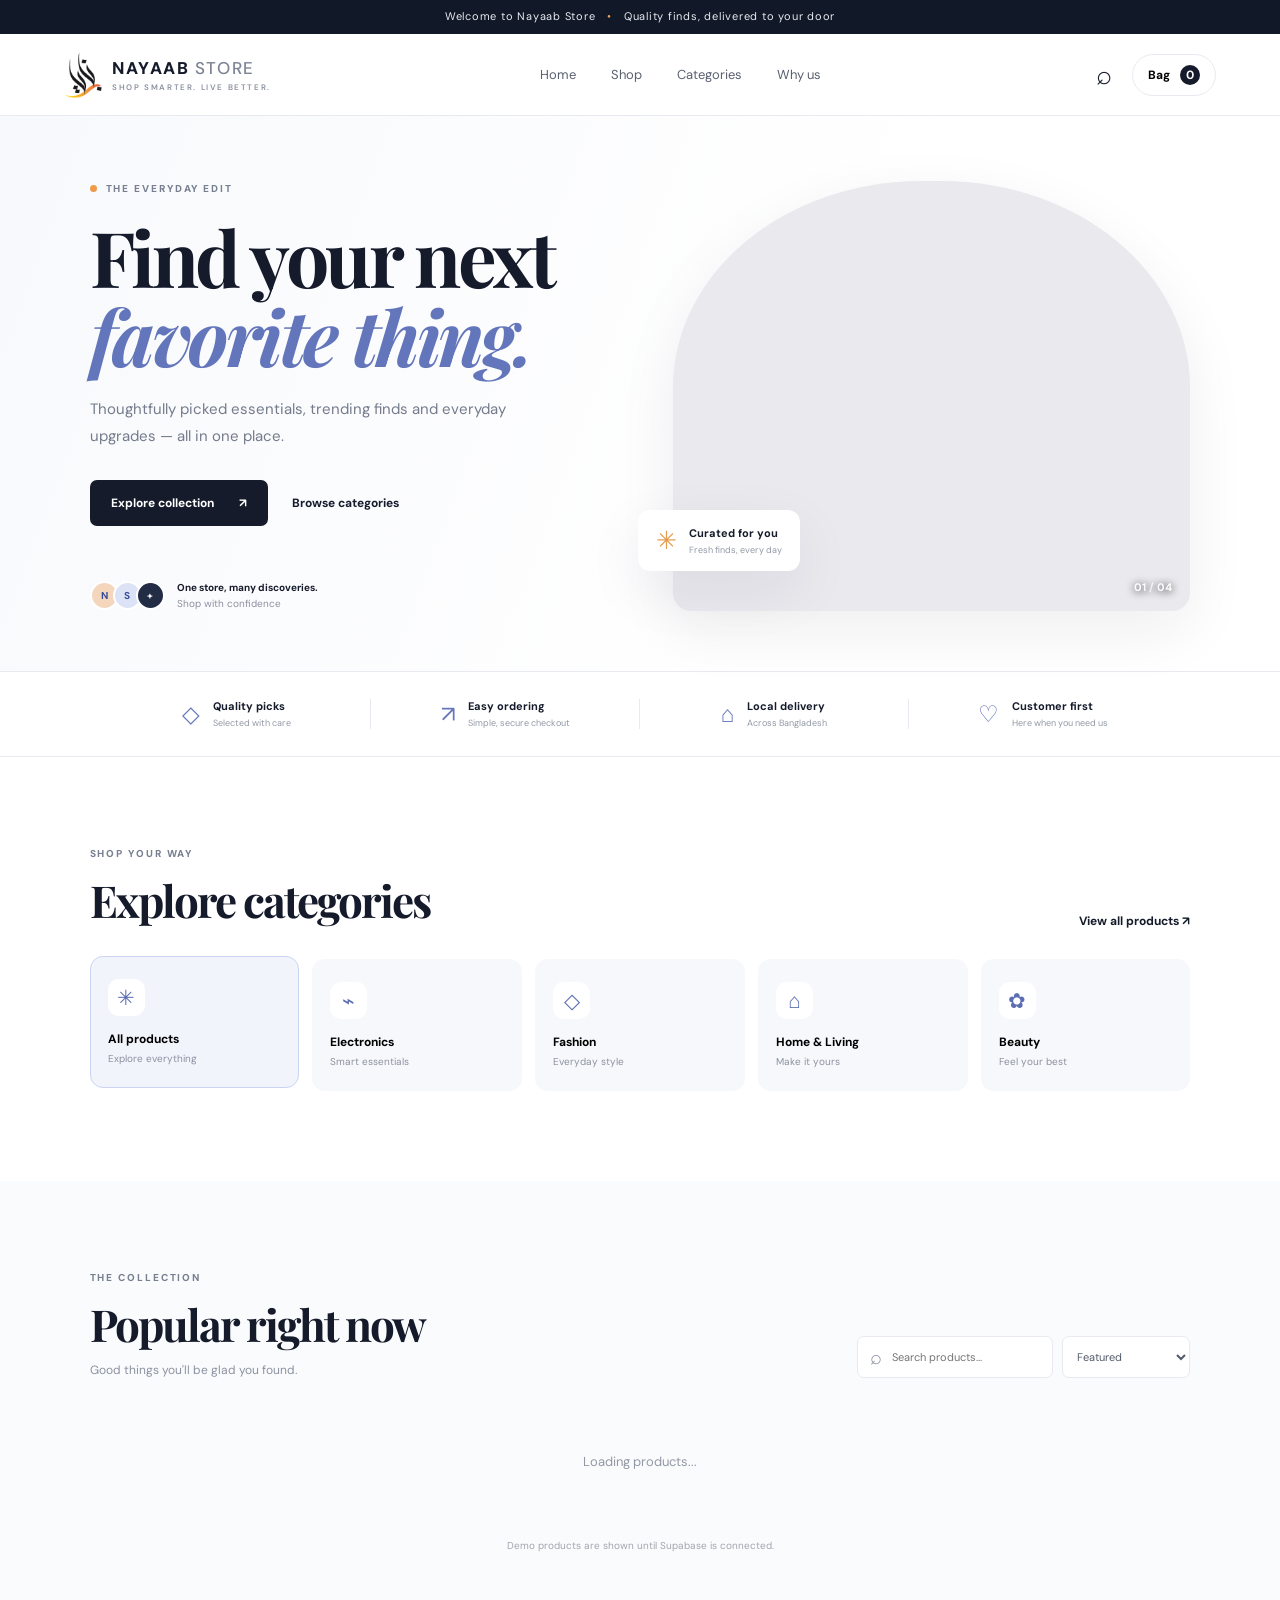
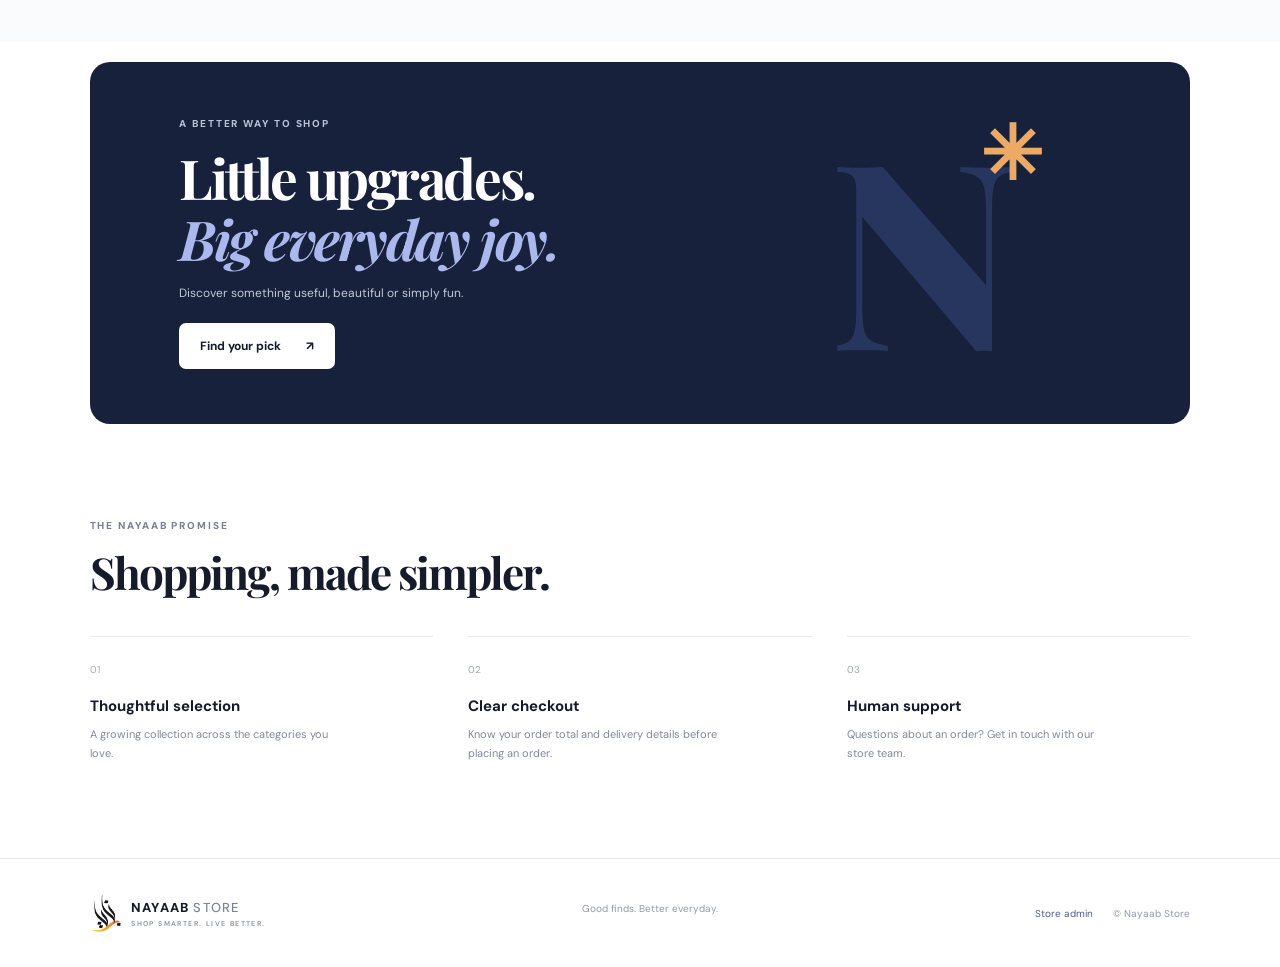
<file: index.html>
<!doctype html>
<html lang="en">
<head>
  <meta charset="utf-8"><meta name="viewport" content="width=device-width,initial-scale=1">
  <meta name="theme-color" content="#101828"><meta name="description" content="Shop quality products across categories at Nayaab Store.">
  <title>Nayaab Store — Shop Smarter</title><link rel="preconnect" href="https://fonts.googleapis.com"><link rel="preconnect" href="https://fonts.gstatic.com" crossorigin><link href="https://fonts.googleapis.com/css2?family=DM+Sans:wght@400;500;600;700;800&family=Playfair+Display:wght@700;800&display=swap" rel="stylesheet">
  <link rel="icon" type="image/png" href="assets/favicon.png">
  <link rel="stylesheet" href="css/style.css">
</head>
<body>
  <div class="announcement">Welcome to Nayaab Store <span>•</span> Quality finds, delivered to your door</div>
  <header class="site-header"><a class="brand" href="index.html"><img class="brand-mark-img" src="assets/logo-mark.png" alt="Nayaab logo" height="46"><span>NAYAAB<span class="brand-light"> STORE</span><small>SHOP SMARTER. LIVE BETTER.</small></span></a>
    <nav class="desktop-nav"><a href="#home">Home</a><a href="#shop">Shop</a><a href="#categories">Categories</a><a href="#why-us">Why us</a></nav>
    <div class="header-actions"><button class="icon-btn search-toggle" aria-label="Search" id="searchToggle">⌕</button><button class="cart-btn" id="cartOpen" aria-label="Open cart">Bag <span id="cartCount">0</span></button><button class="menu-toggle" id="menuToggle" aria-label="Open menu">☰</button></div>
  </header>
  <div class="mobile-nav" id="mobileNav"><a href="#home">Home</a><a href="#shop">Shop</a><a href="#categories">Categories</a><a href="#why-us">Why us</a></div>
  <main>
    <section class="hero" id="home"><div class="hero-copy"><span class="eyebrow"><i></i> THE EVERYDAY EDIT</span><h1>Find your next<br><em>favorite thing.</em></h1><p>Thoughtfully picked essentials, trending finds and everyday upgrades — all in one place.</p><div class="hero-actions"><a class="btn btn-dark" href="#shop">Explore collection <span>↗</span></a><a class="text-link" href="#categories">Browse categories</a></div><div class="hero-note"><div class="avatar-stack"><b>N</b><b>S</b><b>+</b></div><span><strong>One store, many discoveries.</strong><small>Shop with confidence</small></span></div></div><div class="hero-art"><div class="hero-image" role="img" aria-label="Curated lifestyle shopping collection"></div><div class="floating-card"><span class="sparkle">✳</span><span><b>Curated for you</b><small>Fresh finds, every day</small></span></div><div class="hero-index">01 <span>/</span> 04</div></div></section>
    <section class="benefits"><div><span>◇</span><p><b>Quality picks</b><small>Selected with care</small></p></div><div><span>↗</span><p><b>Easy ordering</b><small>Simple, secure checkout</small></p></div><div><span>⌂</span><p><b>Local delivery</b><small>Across Bangladesh</small></p></div><div><span>♡</span><p><b>Customer first</b><small>Here when you need us</small></p></div></section>
    <section class="section categories-section" id="categories"><div class="section-heading"><div><span class="eyebrow">SHOP YOUR WAY</span><h2>Explore categories</h2></div><a class="text-link" href="#shop">View all products ↗</a></div><div class="category-grid" id="categoryGrid"><button class="category-card active" data-category="all"><span class="category-icon">✳</span><b>All products</b><small>Explore everything</small></button><button class="category-card" data-category="Electronics"><span class="category-icon">⌁</span><b>Electronics</b><small>Smart essentials</small></button><button class="category-card" data-category="Fashion"><span class="category-icon">◇</span><b>Fashion</b><small>Everyday style</small></button><button class="category-card" data-category="Home & Living"><span class="category-icon">⌂</span><b>Home & Living</b><small>Make it yours</small></button><button class="category-card" data-category="Beauty"><span class="category-icon">✿</span><b>Beauty</b><small>Feel your best</small></button></div></section>
    <section class="section shop-section" id="shop"><div class="section-heading"><div><span class="eyebrow">THE COLLECTION</span><h2>Popular right now</h2><p class="section-subtitle">Good things you'll be glad you found.</p></div><div class="shop-tools"><label class="search-box"><span>⌕</span><input id="productSearch" type="search" placeholder="Search products..." aria-label="Search products"></label><select id="sortProducts" aria-label="Sort products"><option value="featured">Featured</option><option value="low">Price: low to high</option><option value="high">Price: high to low</option><option value="name">Name: A–Z</option></select></div></div><div class="product-grid" id="productGrid"><div class="loading-state">Loading products...</div></div><p class="demo-note" id="demoNote">Demo products are shown until Supabase is connected.</p></section>
    <section class="promo"><div><span class="eyebrow">A BETTER WAY TO SHOP</span><h2>Little upgrades.<br><em>Big everyday joy.</em></h2><p>Discover something useful, beautiful or simply fun.</p><a class="btn btn-light" href="#shop">Find your pick <span>↗</span></a></div><div class="promo-art" aria-hidden="true">N<span>✳</span></div></section>
    <section class="section why-section" id="why-us"><div class="section-heading"><div><span class="eyebrow">THE NAYAAB PROMISE</span><h2>Shopping, made simpler.</h2></div></div><div class="why-grid"><article><span>01</span><h3>Thoughtful selection</h3><p>A growing collection across the categories you love.</p></article><article><span>02</span><h3>Clear checkout</h3><p>Know your order total and delivery details before placing an order.</p></article><article><span>03</span><h3>Human support</h3><p>Questions about an order? Get in touch with our store team.</p></article></div></section>
  </main>
  <footer class="footer"><a class="brand brand-footer" href="#home"><img class="brand-mark-img" src="assets/logo-mark.png" alt="Nayaab logo" height="46"><span>NAYAAB<span class="brand-light"> STORE</span><small>SHOP SMARTER. LIVE BETTER.</small></span></a><p>Good finds. Better everyday.</p><div><a href="admin/login.html">Store admin</a><span>© <span id="year"></span> Nayaab Store</span></div></footer>
  <div class="overlay" id="overlay"></div><aside class="cart-drawer" id="cartDrawer" aria-label="Shopping cart" aria-hidden="true"><div class="drawer-head"><div><span class="eyebrow">YOUR SELECTION</span><h2>Your bag <span id="drawerCount">(0)</span></h2></div><button class="close-btn" id="cartClose" aria-label="Close cart">×</button></div><div class="cart-items" id="cartItems"></div><div class="cart-bottom"><div class="subtotal"><span>Subtotal</span><b id="cartSubtotal">৳0</b></div><p>Delivery charge is calculated at checkout.</p><button class="btn btn-dark full-btn" id="checkoutBtn">Continue to checkout <span>→</span></button></div></aside>
  <dialog class="checkout-dialog" id="checkoutDialog"><div class="dialog-head"><div><span class="eyebrow">ALMOST YOURS</span><h2>Checkout</h2></div><button class="close-btn" id="checkoutClose">×</button></div><form id="checkoutForm"><div class="form-grid"><label>Full name<input name="name" required maxlength="100" autocomplete="name" placeholder="Your name"></label><label>Phone number<input name="phone" required inputmode="tel" maxlength="20" autocomplete="tel" placeholder="01XXXXXXXXX"></label><label class="span-2">Full delivery address<textarea name="address" required maxlength="500" rows="3" autocomplete="street-address" placeholder="House, road, area, district"></textarea></label><label>District<input name="district" required maxlength="80" placeholder="e.g. Dhaka"></label><label>Payment method<select name="payment_method" id="paymentMethod"><option value="cod">Cash on Delivery</option><option value="bkash">bKash (manual verification)</option></select></label><label class="span-2" id="bkashField" hidden>bKash transaction ID<input name="bkash_trx_id" maxlength="50" placeholder="Enter your bKash TrxID"><small>Send payment to the merchant number shown below, then enter the TrxID.</small><div class="merchant-number" id="merchantNumber">Merchant number: Configure in js/config.js</div></label><label class="span-2">Order note (optional)<textarea name="note" maxlength="500" rows="2" placeholder="Delivery instructions"></textarea></label></div><div class="checkout-total"><span>Estimated total</span><b id="checkoutTotal">৳0</b></div><p class="form-message" id="checkoutMessage" role="status"></p><button class="btn btn-dark full-btn" type="submit" id="placeOrderBtn">Place order <span>→</span></button><small class="privacy-note">Your information is used only to process this order.</small></form></dialog>
  <div class="toast" id="toast" role="status"></div>
  <script type="module" src="js/store.js"></script>
</body></html>
</file>
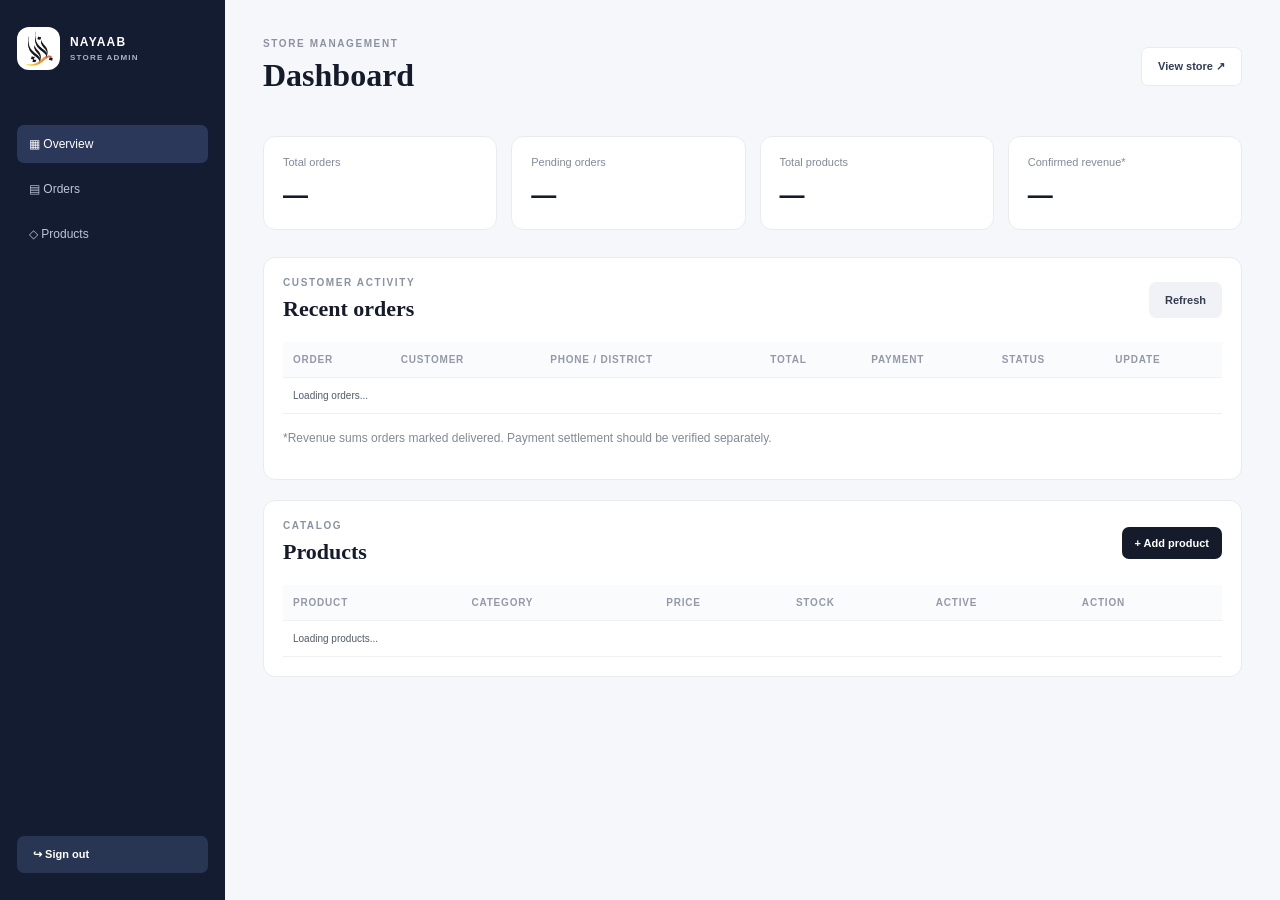
<file: admin/index.html>
<!doctype html><html lang="en"><head><meta charset="utf-8"><meta name="viewport" content="width=device-width,initial-scale=1"><title>Admin Dashboard — Nayaab Store</title><link rel="icon" type="image/png" href="../assets/favicon.png"><link rel="stylesheet" href="../css/admin.css"></head><body><div class="admin-shell"><aside class="sidebar"><a class="admin-brand" href="../index.html"><span class="admin-logo"><img src="../assets/logo-mark.png" alt="" height="34"></span><span>NAYAAB<br><small>STORE ADMIN</small></span></a><nav><a class="selected" href="#overview">▦ Overview</a><a href="#orders">▤ Orders</a><a href="#products">◇ Products</a></nav><button id="logoutButton" class="logout">↪ Sign out</button></aside><main class="admin-main"><header class="admin-top"><div><p class="eyebrow">STORE MANAGEMENT</p><h1>Dashboard</h1></div><a class="view-store" href="../index.html" target="_blank" rel="noopener">View store ↗</a></header><div id="adminMessage" class="message"></div><section class="stats"><article><span>Total orders</span><b id="totalOrders">—</b></article><article><span>Pending orders</span><b id="pendingOrders">—</b></article><article><span>Total products</span><b id="totalProducts">—</b></article><article><span>Confirmed revenue*</span><b id="totalRevenue">—</b></article></section><section class="panel" id="orders"><div class="panel-head"><div><p class="eyebrow">CUSTOMER ACTIVITY</p><h2>Recent orders</h2></div><button class="secondary" id="refreshOrders">Refresh</button></div><div class="table-wrap"><table><thead><tr><th>Order</th><th>Customer</th><th>Phone / District</th><th>Total</th><th>Payment</th><th>Status</th><th>Update</th></tr></thead><tbody id="ordersBody"><tr><td colspan="7">Loading orders...</td></tr></tbody></table></div><p class="hint">*Revenue sums orders marked delivered. Payment settlement should be verified separately.</p></section><section class="panel" id="products"><div class="panel-head"><div><p class="eyebrow">CATALOG</p><h2>Products</h2></div><button class="primary compact" id="addProduct">+ Add product</button></div><div class="table-wrap"><table><thead><tr><th>Product</th><th>Category</th><th>Price</th><th>Stock</th><th>Active</th><th>Action</th></tr></thead><tbody id="productsBody"><tr><td colspan="6">Loading products...</td></tr></tbody></table></div></section></main></div><dialog id="productDialog" class="product-dialog"><form id="productForm"><div class="panel-head"><h2 id="productDialogTitle">Add product</h2><button type="button" class="secondary" id="closeProductDialog">Close</button></div><input type="hidden" name="id"><label>Product name<input name="name" required maxlength="160"></label><label>Category<input name="category" required maxlength="80" placeholder="Electronics, Fashion, Home & Living..."></label><label>Description<textarea name="description" rows="3" maxlength="2000"></textarea></label><div class="two"><label>Price (BDT)<input name="price" type="number" min="0" step="0.01" required></label><label>Compare at price<input name="compare_at_price" type="number" min="0" step="0.01"></label></div><div class="two"><label>Stock<input name="stock" type="number" min="0" step="1" required></label><label>Image URL<input name="image_url" type="url" placeholder="https://..."></label></div><label class="check"><input name="is_active" type="checkbox" checked> Active and visible in store</label><label class="check"><input name="is_featured" type="checkbox"> Featured product</label><p class="message" id="productMessage"></p><button class="primary" type="submit" id="saveProduct">Save product</button></form></dialog><script type="module" src="../js/admin.js"></script></body></html>
</file>
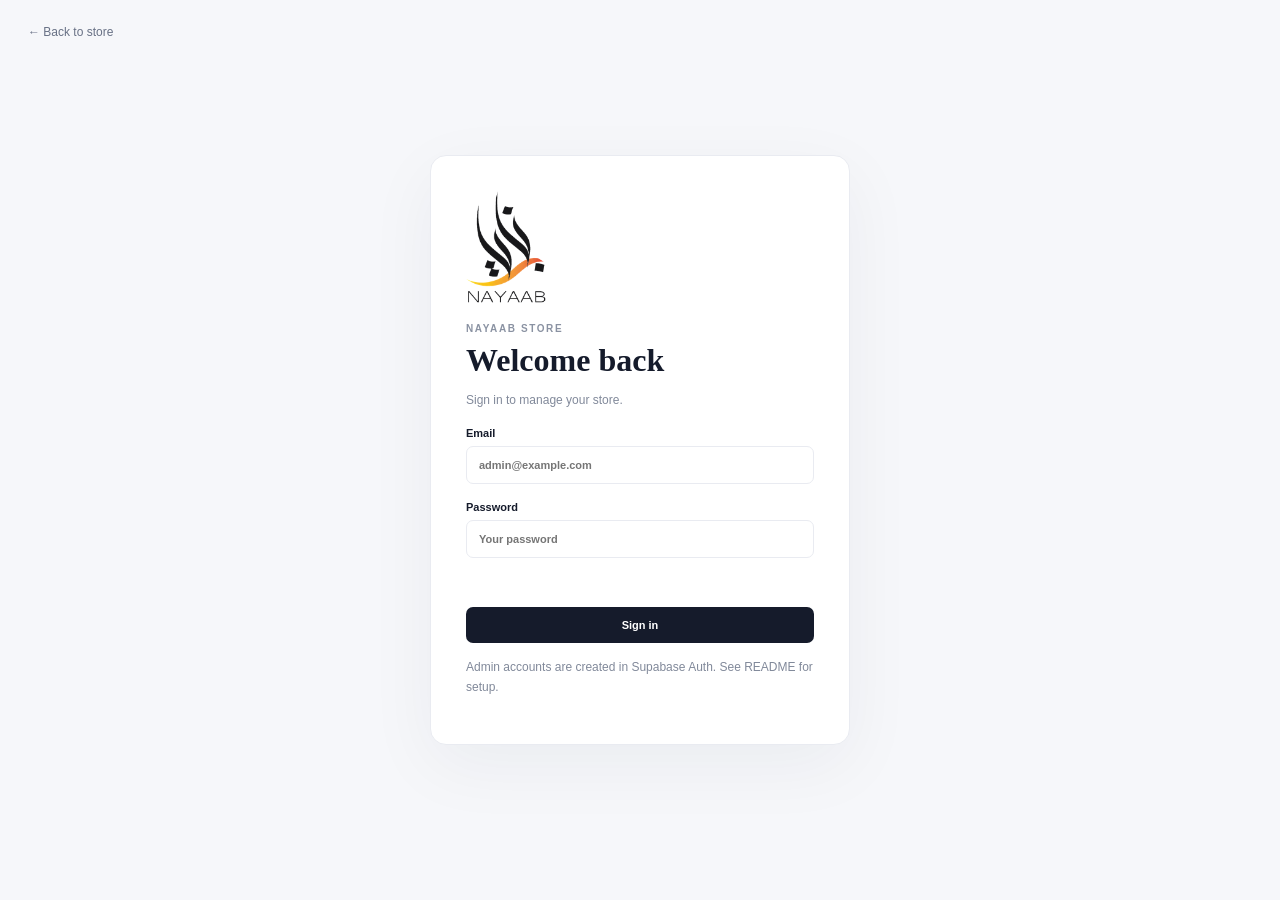
<file: admin/login.html>
<!doctype html><html lang="en"><head><meta charset="utf-8"><meta name="viewport" content="width=device-width,initial-scale=1"><title>Admin Login — Nayaab Store</title><link rel="icon" type="image/png" href="../assets/favicon.png"><link rel="stylesheet" href="../css/admin.css"></head><body><main class="login-wrap"><a href="../index.html" class="back-link">← Back to store</a><section class="login-card"><img class="login-logo" src="../assets/logo.png" alt="Nayaab" height="112"><p class="eyebrow">NAYAAB STORE</p><h1>Welcome back</h1><p class="muted">Sign in to manage your store.</p><form id="loginForm"><label>Email<input name="email" type="email" required autocomplete="username" placeholder="admin@example.com"></label><label>Password<input name="password" type="password" required autocomplete="current-password" placeholder="Your password"></label><p class="message" id="loginMessage"></p><button class="primary" type="submit" id="loginButton">Sign in</button></form><p class="hint">Admin accounts are created in Supabase Auth. See README for setup.</p></section></main><script type="module" src="../js/admin-login.js"></script></body></html>
</file>
<file: css/style.css>
:root{--ink:#151b2b;--muted:#747b89;--line:#e9eaf0;--paper:#fff;--soft:#f6f7fa;--blue:#3458d4;--orange:#ef9b4b;--radius:18px;--shadow:0 20px 60px #17213b12}*{box-sizing:border-box}html{scroll-behavior:smooth;scroll-padding-top:90px}body{margin:0;color:var(--ink);background:#fff;font-family:'DM Sans',sans-serif;-webkit-font-smoothing:antialiased}a{color:inherit;text-decoration:none}button,input,select,textarea{font:inherit}button{cursor:pointer}.announcement{height:34px;background:#111827;color:#e7eaf2;text-align:center;font-size:11px;letter-spacing:.07em;padding:9px}.announcement span{color:#f3a45d;margin:0 8px}.site-header{height:82px;padding:0 max(5vw,24px);display:flex;align-items:center;justify-content:space-between;border-bottom:1px solid var(--line);background:#ffffffed;position:sticky;top:0;z-index:20;backdrop-filter:blur(16px)}.brand{display:flex;align-items:center;gap:10px;font-size:17px;font-weight:800;letter-spacing:.09em}.brand-mark{width:38px;height:38px;border-radius:12px;background:var(--ink);color:white;display:grid;place-items:center;font-family:'Playfair Display';font-size:24px}.brand-light{font-weight:500;color:#7c8494}.brand small{display:block;font-size:8px;letter-spacing:.2em;color:#8b91a0;font-weight:600;margin-top:3px}.desktop-nav{display:flex;gap:35px;font-size:13px;color:#596071}.desktop-nav a:hover,.text-link:hover{color:var(--blue)}.header-actions{display:flex;align-items:center;gap:14px}.icon-btn,.menu-toggle{border:0;background:none;font-size:27px;color:var(--ink)}.cart-btn{border:1px solid var(--line);background:#fff;border-radius:30px;padding:10px 15px;font-size:12px;font-weight:700}.cart-btn span{display:inline-grid;place-items:center;background:var(--ink);color:#fff;border-radius:50%;width:20px;height:20px;margin-left:7px}.menu-toggle,.mobile-nav{display:none}.hero{display:grid;grid-template-columns:1fr 1fr;min-height:555px;padding:60px max(7vw,28px) 55px;gap:6%;align-items:center;background:linear-gradient(110deg,#f8f9fc 0%,#fff 65%)}.hero-copy{max-width:550px}.eyebrow{font-size:10px;letter-spacing:.19em;font-weight:800;color:#777f91;display:flex;align-items:center;gap:9px}.eyebrow i{width:7px;height:7px;border-radius:50%;background:var(--orange)}h1,h2,h3,p{margin-top:0}h1,h2{font-family:'Playfair Display',serif;letter-spacing:-.045em}h1{font-size:clamp(48px,6vw,78px);line-height:1.02;margin:22px 0}.hero h1 em,.promo h2 em{font-weight:700;color:#6376bb}.hero-copy>p{max-width:420px;color:#737b8c;font-size:15px;line-height:1.8}.hero-actions{display:flex;align-items:center;gap:24px;margin-top:30px}.btn{display:inline-flex;justify-content:center;align-items:center;gap:25px;border:0;border-radius:7px;padding:15px 21px;font-size:12px;font-weight:700;transition:transform .2s,background .2s}.btn:hover{transform:translateY(-2px)}.btn-dark{background:var(--ink);color:#fff}.btn-dark:hover{background:#2d3b65}.btn-light{background:#fff;color:var(--ink)}.text-link{font-size:12px;font-weight:700}.hero-note{display:flex;align-items:center;gap:12px;margin-top:55px}.avatar-stack{display:flex}.avatar-stack b{width:29px;height:29px;border:2px solid #fff;border-radius:50%;display:grid;place-items:center;background:#dce3f7;color:#344b9a;font-size:10px;margin-left:-6px}.avatar-stack b:first-child{margin:0;background:#f4d6bd}.avatar-stack b:last-child{background:#222c44;color:#fff}.hero-note strong,.hero-note small{display:block;font-size:10px}.hero-note small{color:#8a90a0;margin-top:3px}.hero-art{height:430px;position:relative}.hero-image{height:100%;width:100%;border-radius:48% 48% 18px 18px;background:#e9e9ee url('https://images.unsplash.com/photo-1490481651871-ab68de25d43d?auto=format&fit=crop&w=1200&q=85') center/cover;box-shadow:var(--shadow)}.floating-card{position:absolute;left:-35px;bottom:40px;background:#fff;padding:14px 18px;border-radius:12px;box-shadow:var(--shadow);display:flex;align-items:center;gap:12px}.sparkle{font-size:25px;color:#e59b4d}.floating-card b,.floating-card small{display:block;font-size:11px}.floating-card small{color:#9298a5;margin-top:4px;font-size:9px}.hero-index{position:absolute;right:18px;bottom:17px;color:#fff;font-size:11px;font-weight:700;text-shadow:0 1px 8px #000}.hero-index span{opacity:.65}.benefits{padding:27px 8%;display:grid;grid-template-columns:repeat(4,1fr);border-bottom:1px solid var(--line);border-top:1px solid var(--line)}.benefits>div{display:flex;align-items:center;gap:13px;justify-content:center;border-right:1px solid var(--line)}.benefits>div:last-child{border:0}.benefits>div>span{font-size:23px;color:#6476bb}.benefits p{margin:0}.benefits b,.benefits small{display:block;font-size:11px}.benefits small{color:#9298a5;font-size:9px;margin-top:4px}.section{padding:90px max(7vw,28px)}.section-heading{display:flex;justify-content:space-between;align-items:end;margin-bottom:30px}.section-heading h2{font-size:clamp(32px,4vw,44px);margin:10px 0 0}.category-grid{display:grid;grid-template-columns:repeat(5,1fr);gap:13px}.category-card{background:#f7f8fb;border:1px solid transparent;border-radius:13px;padding:22px 17px;text-align:left;min-height:130px;transition:.2s}.category-card:hover,.category-card.active{border-color:#cbd4f4;background:#f2f4fc;transform:translateY(-3px)}.category-icon{display:grid;place-items:center;width:37px;height:37px;border-radius:11px;background:#fff;color:#5b6eb3;font-size:21px;margin-bottom:15px}.category-card b,.category-card small{display:block;font-size:12px}.category-card small{color:#8b91a0;font-size:10px;margin-top:5px}.shop-section{background:#fafbfc}.section-subtitle{font-size:12px;color:#8a91a0;margin:9px 0 0}.shop-tools{display:flex;gap:9px}.search-box{height:42px;background:white;border:1px solid var(--line);border-radius:7px;display:flex;align-items:center;padding:0 12px;gap:8px}.search-box span{font-size:20px;color:#8991a2}.search-box input{border:0;outline:0;width:150px;font-size:11px}.shop-tools select{border:1px solid var(--line);background:#fff;border-radius:7px;padding:0 10px;font-size:11px;color:#535b6b}.product-grid{display:grid;grid-template-columns:repeat(4,1fr);gap:22px}.product-card{background:#fff;border-radius:13px;overflow:hidden;border:1px solid #eff0f3;transition:transform .2s,box-shadow .2s}.product-card:hover{transform:translateY(-4px);box-shadow:var(--shadow)}.product-image-wrap{height:225px;background:#f2f3f6;position:relative;overflow:hidden}.product-image{width:100%;height:100%;object-fit:cover;display:block;transition:transform .5s}.product-card:hover .product-image{transform:scale(1.045)}.product-tag{position:absolute;top:12px;left:12px;background:#fff;border-radius:20px;padding:6px 9px;font-size:9px;font-weight:700}.product-info{padding:15px}.product-category{font-size:9px;color:#9a9fad;text-transform:uppercase;letter-spacing:.1em}.product-info h3{font-size:13px;margin:7px 0 10px}.product-bottom{display:flex;justify-content:space-between;align-items:center}.price{font-size:14px;font-weight:800}.old-price{font-size:10px;color:#a1a6b0;text-decoration:line-through;margin-left:5px}.add-btn{border:0;background:var(--ink);color:#fff;border-radius:50%;width:32px;height:32px;font-size:19px}.loading-state,.empty-state{grid-column:1/-1;text-align:center;padding:45px;color:#9298a5;font-size:13px}.demo-note{text-align:center;color:#a0a5af;font-size:10px;margin:24px 0 0}.promo{margin:20px max(7vw,28px);background:#18213b;border-radius:20px;min-height:330px;padding:55px 7%;display:flex;justify-content:space-between;align-items:center;color:#fff;overflow:hidden;position:relative}.promo .eyebrow{color:#b9c1d7}.promo h2{font-size:clamp(35px,5vw,55px);line-height:1.1;margin:17px 0}.promo h2 em{color:#aab8ed}.promo p{font-size:12px;color:#c1c8d8;margin-bottom:22px}.promo-art{font-family:'Playfair Display';font-size:260px;line-height:.8;color:#26365f;position:relative;margin-right:9%;font-weight:800}.promo-art span{position:absolute;font-family:sans-serif;color:#edaa65;font-size:75px;right:-25px;top:-15px}.why-section{padding-top:75px;padding-bottom:85px}.why-grid{display:grid;grid-template-columns:repeat(3,1fr);gap:35px;margin-top:35px}.why-grid article{border-top:1px solid var(--line);padding-top:20px}.why-grid article>span{font-size:10px;color:#a1a6b2}.why-grid h3{font-family:'DM Sans';font-size:15px;margin:18px 0 9px}.why-grid p{font-size:11px;color:#818898;line-height:1.7;max-width:260px}.footer{padding:35px max(7vw,28px);border-top:1px solid var(--line);display:flex;justify-content:space-between;align-items:center}.footer>p,.footer>div{font-size:10px;color:#9298a5}.footer>div{display:flex;gap:20px}.footer>div a{color:#4d5d94}.brand-footer{font-size:13px}.brand-footer .brand-mark{width:32px;height:32px;font-size:20px}.brand-footer small{font-size:7px}.overlay{position:fixed;inset:0;background:#10182870;z-index:39;opacity:0;visibility:hidden;transition:.25s}.overlay.open{opacity:1;visibility:visible}.cart-drawer{position:fixed;right:0;top:0;height:100dvh;width:min(440px,100%);background:#fff;z-index:40;transform:translateX(105%);transition:transform .3s;display:flex;flex-direction:column;padding:27px}.cart-drawer.open{transform:translateX(0)}.drawer-head,.dialog-head{display:flex;justify-content:space-between;align-items:center;border-bottom:1px solid var(--line);padding-bottom:20px}.drawer-head h2,.dialog-head h2{font-family:'Playfair Display';font-size:29px;margin:6px 0 0}.drawer-head h2 span{font-family:'DM Sans';font-size:12px;color:#9298a5}.close-btn{border:0;background:#f3f4f7;width:34px;height:34px;border-radius:50%;font-size:23px;color:#3b4353}.cart-items{overflow:auto;flex:1;padding:15px 0}.cart-row{display:grid;grid-template-columns:72px 1fr auto;gap:12px;padding:13px 0;border-bottom:1px solid var(--line)}.cart-row img{width:72px;height:78px;object-fit:cover;border-radius:8px;background:#f3f4f7}.cart-row h3{font-size:12px;margin:5px 0}.cart-row p{font-size:11px;font-weight:700;margin:0}.qty-control{display:flex;align-items:center;gap:9px;margin-top:10px}.qty-control button{border:1px solid var(--line);background:white;border-radius:5px;width:23px;height:23px}.remove-btn{border:0;background:none;color:#a0a5af;font-size:18px}.cart-bottom{border-top:1px solid var(--line);padding-top:18px}.subtotal,.checkout-total{display:flex;justify-content:space-between;font-size:13px}.subtotal b,.checkout-total b{font-size:17px}.cart-bottom p,.privacy-note{font-size:10px;color:#9298a5;margin:9px 0 16px}.full-btn{width:100%;padding:16px}.checkout-dialog{border:0;border-radius:17px;padding:26px;width:min(580px,calc(100% - 24px));max-height:90dvh;overflow:auto;box-shadow:0 25px 100px #0003}.checkout-dialog::backdrop{background:#10182880;backdrop-filter:blur(3px)}.dialog-head{margin-bottom:20px}.form-grid{display:grid;grid-template-columns:1fr 1fr;gap:14px}.form-grid label{font-size:10px;font-weight:700;color:#525b6c}.form-grid input,.form-grid textarea,.form-grid select{display:block;width:100%;margin-top:7px;padding:12px;border:1px solid var(--line);border-radius:7px;outline:none;font-size:12px;background:#fff;color:var(--ink)}.form-grid input:focus,.form-grid textarea:focus,.form-grid select:focus{border-color:#7285d0}.span-2{grid-column:span 2}.form-grid small{display:block;color:#9298a5;font-weight:400;margin-top:6px}.merchant-number{font-size:11px;color:#9b4c83;background:#fff4fb;border-radius:6px;padding:10px;margin-top:8px}.checkout-total{background:#f6f7fa;padding:15px;border-radius:8px;margin:20px 0}.form-message{font-size:11px;color:#bf3f45;min-height:15px}.privacy-note{display:block;text-align:center;margin-bottom:0;margin-top:12px}.toast{position:fixed;left:50%;bottom:25px;transform:translate(-50%,20px);background:#17213b;color:white;padding:12px 18px;border-radius:30px;font-size:11px;opacity:0;pointer-events:none;transition:.25s;z-index:60}.toast.show{opacity:1;transform:translate(-50%,0)}[hidden]{display:none!important}
@media(max-width:900px){.desktop-nav{gap:17px}.hero{padding-left:5%;padding-right:5%;gap:4%}.hero-art{height:370px}.category-grid{grid-template-columns:repeat(3,1fr)}.product-grid{grid-template-columns:repeat(3,1fr)}.product-image-wrap{height:200px}.benefits{padding-left:3%;padding-right:3%}.benefits>div{justify-content:flex-start;padding-left:12px}}
@media(max-width:650px){.announcement{font-size:9px}.site-header{height:68px;padding:0 18px}.brand{font-size:14px}.brand-mark{width:34px;height:34px}.desktop-nav{display:none}.menu-toggle{display:block;font-size:21px}.header-actions{gap:8px}.icon-btn{font-size:23px}.cart-btn{padding:7px 10px}.mobile-nav{position:fixed;top:102px;left:0;right:0;background:#fff;z-index:19;padding:15px 22px 20px;box-shadow:var(--shadow);display:none;gap:18px;flex-direction:column;font-size:13px}.mobile-nav.open{display:flex}.hero{grid-template-columns:1fr;padding:55px 23px 35px;gap:35px}.hero h1{font-size:53px}.hero-copy>p{font-size:13px}.hero-note{margin-top:32px}.hero-art{height:330px;margin:0 12px}.floating-card{left:-12px;bottom:25px}.benefits{grid-template-columns:1fr 1fr;gap:18px;padding:22px}.benefits>div{border:0;padding:0}.benefits>div>span{font-size:19px}.section{padding:65px 20px}.section-heading{align-items:flex-start;gap:18px;flex-direction:column}.section-heading h2{font-size:35px}.category-grid{grid-template-columns:repeat(2,1fr);gap:9px}.category-card{min-height:115px;padding:15px}.category-card:last-child{grid-column:span 2}.shop-tools{width:100%}.search-box{flex:1}.search-box input{width:100%;min-width:0}.shop-tools select{max-width:130px}.product-grid{grid-template-columns:repeat(2,minmax(0,1fr));gap:11px}.product-image-wrap{height:175px}.product-info{padding:11px}.product-info h3{font-size:11px;min-height:28px}.product-category{font-size:8px}.price{font-size:12px}.add-btn{width:29px;height:29px}.promo{margin:8px 15px;padding:38px 25px;min-height:300px}.promo-art{font-size:140px;margin-right:0;opacity:.55}.promo-art span{font-size:40px}.promo h2{font-size:38px}.why-grid{grid-template-columns:1fr;gap:15px}.why-grid article{padding-top:15px}.why-grid h3{margin:10px 0 6px}.footer{padding:30px 20px;flex-wrap:wrap;gap:18px}.footer>p{order:3;width:100%;margin:0}.footer>div{gap:12px}.brand-footer{font-size:11px}.form-grid{grid-template-columns:1fr}.span-2{grid-column:span 1}.checkout-dialog{padding:19px}.dialog-head h2{font-size:25px}}
@media(prefers-reduced-motion:reduce){*,*::before,*::after{scroll-behavior:auto!important;transition:none!important;animation:none!important}}

.brand-mark-img{height:46px;width:auto;display:block}.brand-footer .brand-mark-img{height:38px}@media(max-width:650px){.brand-mark-img{height:40px}}
</file>
<file: css/admin.css>
:root{--ink:#151b2b;--muted:#81899a;--line:#e9ebf1;--blue:#3458d4}*{box-sizing:border-box}body{margin:0;background:#f6f7fa;color:var(--ink);font-family:'DM Sans',Arial,sans-serif}button,input,textarea{font:inherit}button,a{cursor:pointer}.login-wrap{min-height:100vh;display:grid;place-items:center;padding:24px}.login-card{background:white;border:1px solid var(--line);border-radius:16px;padding:35px;width:min(420px,100%);box-shadow:0 20px 70px #17213b0d}.admin-logo{width:43px;height:43px;border-radius:12px;background:var(--ink);color:white;display:grid;place-items:center;font:800 26px Georgia}.eyebrow{font-size:10px;letter-spacing:.16em;color:#8a92a2;font-weight:800;margin:20px 0 8px}.login-card h1,.admin-top h1{font:700 32px Georgia;margin:0}.muted,.hint{font-size:12px;color:var(--muted);line-height:1.6}.login-card label,.product-dialog label{display:block;font-size:11px;font-weight:700;margin-top:17px}.login-card input,.product-dialog input:not([type=checkbox]),.product-dialog textarea{display:block;width:100%;padding:12px;border:1px solid var(--line);border-radius:7px;margin-top:7px;outline:0}.primary,.secondary,.logout,.view-store{border:0;border-radius:7px;padding:12px 16px;font-size:11px;font-weight:700}.primary{background:var(--ink);color:white}.login-card .primary{width:100%;margin-top:12px}.secondary{background:#f0f2f7;color:#343d51}.compact{padding:10px 13px}.back-link{position:absolute;top:25px;left:28px;color:#687185;font-size:12px;text-decoration:none}.message{font-size:11px;color:#bd3e49;min-height:15px}.admin-shell{display:grid;grid-template-columns:225px 1fr;min-height:100vh}.sidebar{background:#141c31;color:white;padding:27px 17px;display:flex;flex-direction:column}.admin-brand{display:flex;align-items:center;gap:10px;color:white;text-decoration:none;font-size:12px;font-weight:800;letter-spacing:.1em}.admin-brand .admin-logo{background:#fff;color:#17213b}.admin-brand small{font-size:8px;color:#aab3c9;letter-spacing:.15em}.sidebar nav{display:grid;gap:7px;margin-top:55px}.sidebar nav a{color:#bdc5d6;text-decoration:none;padding:12px;border-radius:7px;font-size:12px}.sidebar nav a.selected,.sidebar nav a:hover{background:#2b3859;color:white}.logout{margin-top:auto;background:#283653;color:#fff;text-align:left}.admin-main{padding:38px;min-width:0}.admin-top,.panel-head{display:flex;justify-content:space-between;align-items:center}.admin-top .eyebrow,.panel-head .eyebrow{margin:0 0 8px}.view-store{background:white;border:1px solid var(--line);color:#303b55;text-decoration:none}.stats{display:grid;grid-template-columns:repeat(4,1fr);gap:14px;margin:27px 0}.stats article,.panel{background:#fff;border:1px solid var(--line);border-radius:12px;padding:19px}.stats span,.stats b{display:block}.stats span{font-size:11px;color:var(--muted)}.stats b{font-size:25px;margin-top:13px}.panel{margin-bottom:20px}.panel-head h2{font:700 22px Georgia;margin:0}.table-wrap{overflow:auto;margin-top:20px}table{width:100%;border-collapse:collapse;white-space:nowrap;text-align:left}th{font-size:9px;color:#9299a8;text-transform:uppercase;letter-spacing:.08em;background:#fafbfc}td,th{padding:12px 10px;border-bottom:1px solid #eff0f3;font-size:10px}td{color:#515a6b}td select{padding:7px;border:1px solid var(--line);border-radius:5px;font-size:10px}.product-dialog{border:0;border-radius:14px;padding:25px;width:min(520px,calc(100% - 24px));max-height:90vh;overflow:auto;box-shadow:0 20px 90px #0003}.product-dialog::backdrop{background:#11182788}.product-dialog .panel-head{margin-bottom:8px}.product-dialog .panel-head h2{font:700 22px Georgia}.two{display:grid;grid-template-columns:1fr 1fr;gap:12px}.product-dialog .check{display:flex;align-items:center;gap:8px}.product-dialog .check input{margin:0}.product-dialog .primary{width:100%;margin-top:15px}.hint{margin-top:15px}@media(max-width:900px){.admin-shell{grid-template-columns:175px 1fr}.admin-main{padding:25px}.stats{grid-template-columns:repeat(2,1fr)}}@media(max-width:600px){.admin-shell{grid-template-columns:1fr}.sidebar{padding:12px 16px;flex-direction:row;align-items:center;gap:12px}.sidebar nav{display:flex;margin:0;flex:1;justify-content:flex-end}.sidebar nav a{font-size:10px;padding:9px}.logout{margin:0;padding:9px;font-size:10px}.admin-brand{font-size:10px}.admin-brand .admin-logo{width:32px;height:32px;font-size:20px}.admin-main{padding:20px 13px}.admin-top h1{font-size:27px}.stats{gap:8px}.stats article{padding:13px}.stats b{font-size:21px}.stats span{font-size:10px}.panel{padding:13px}.panel-head h2{font-size:18px}.two{grid-template-columns:1fr}.login-card{padding:25px}}

.admin-logo img{width:80%;height:80%;object-fit:contain}.login-logo{display:block;height:112px;width:auto;margin:0 0 4px}
</file>
